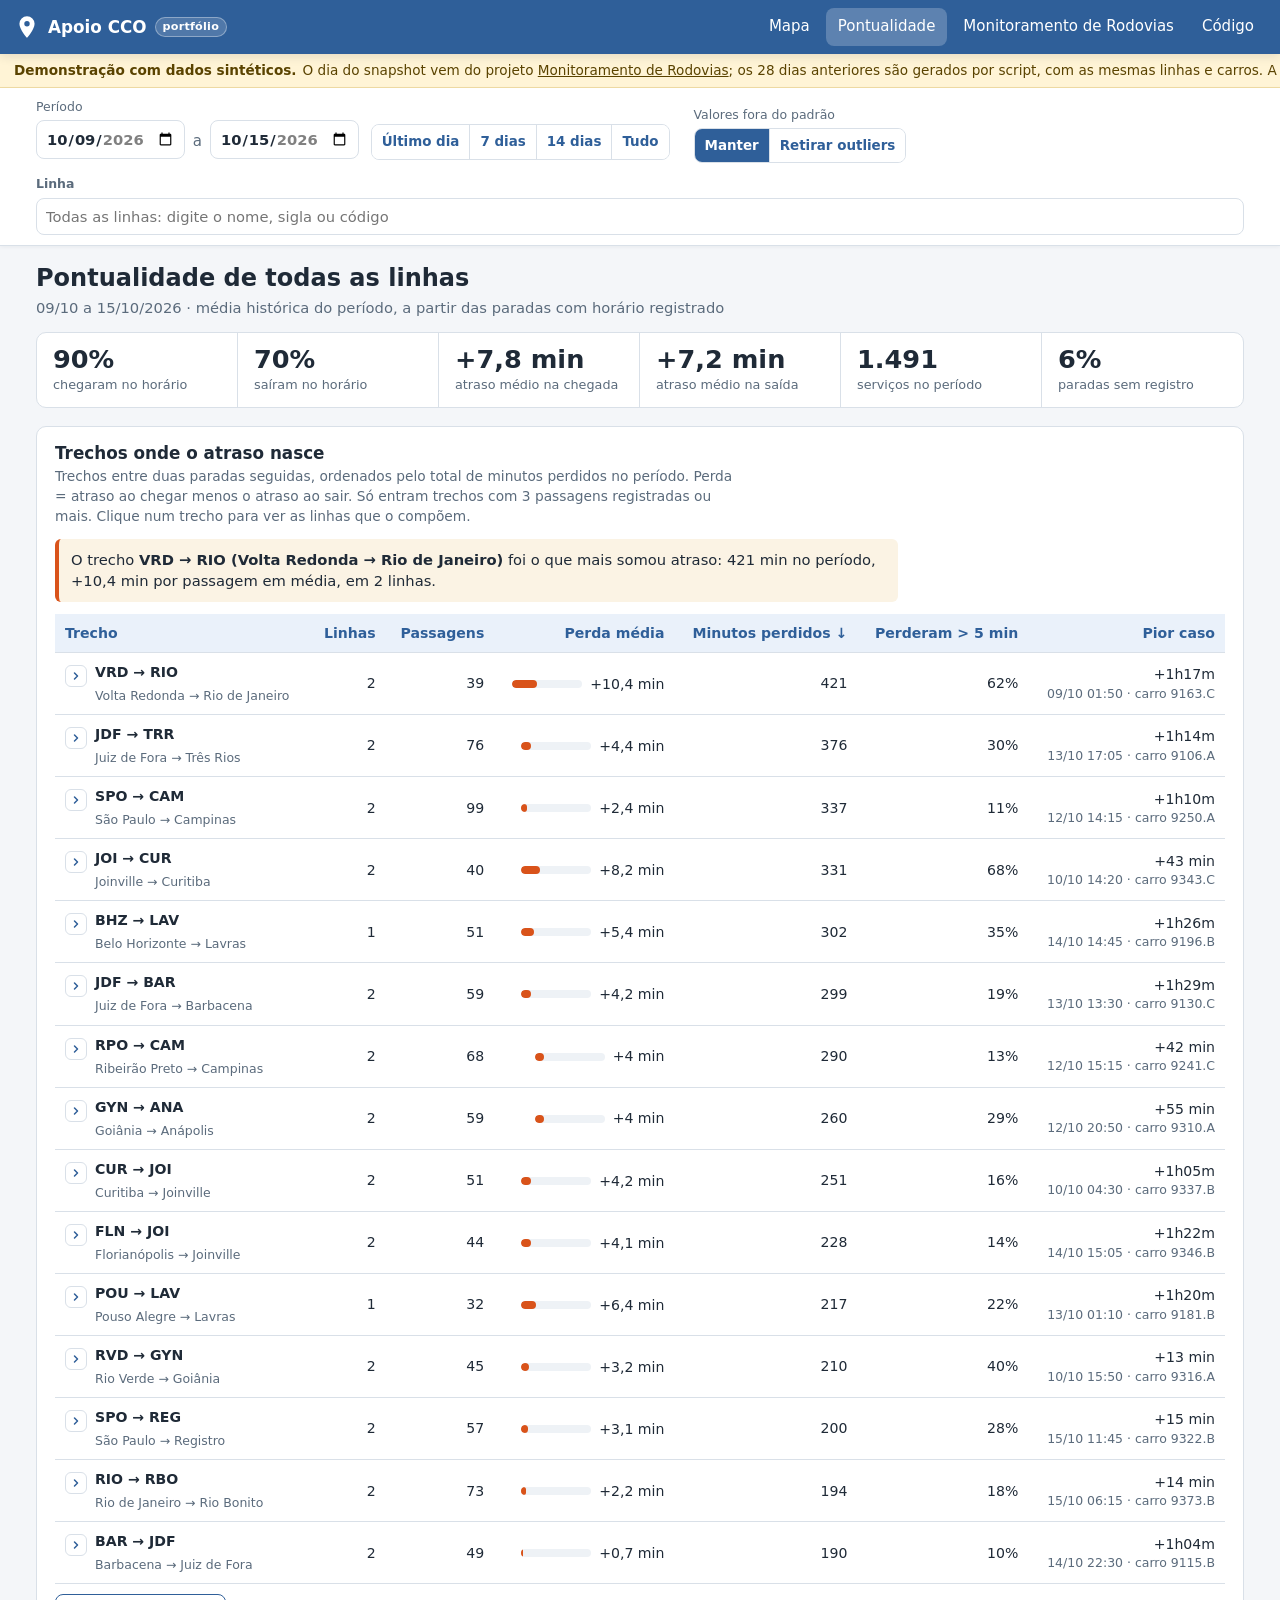
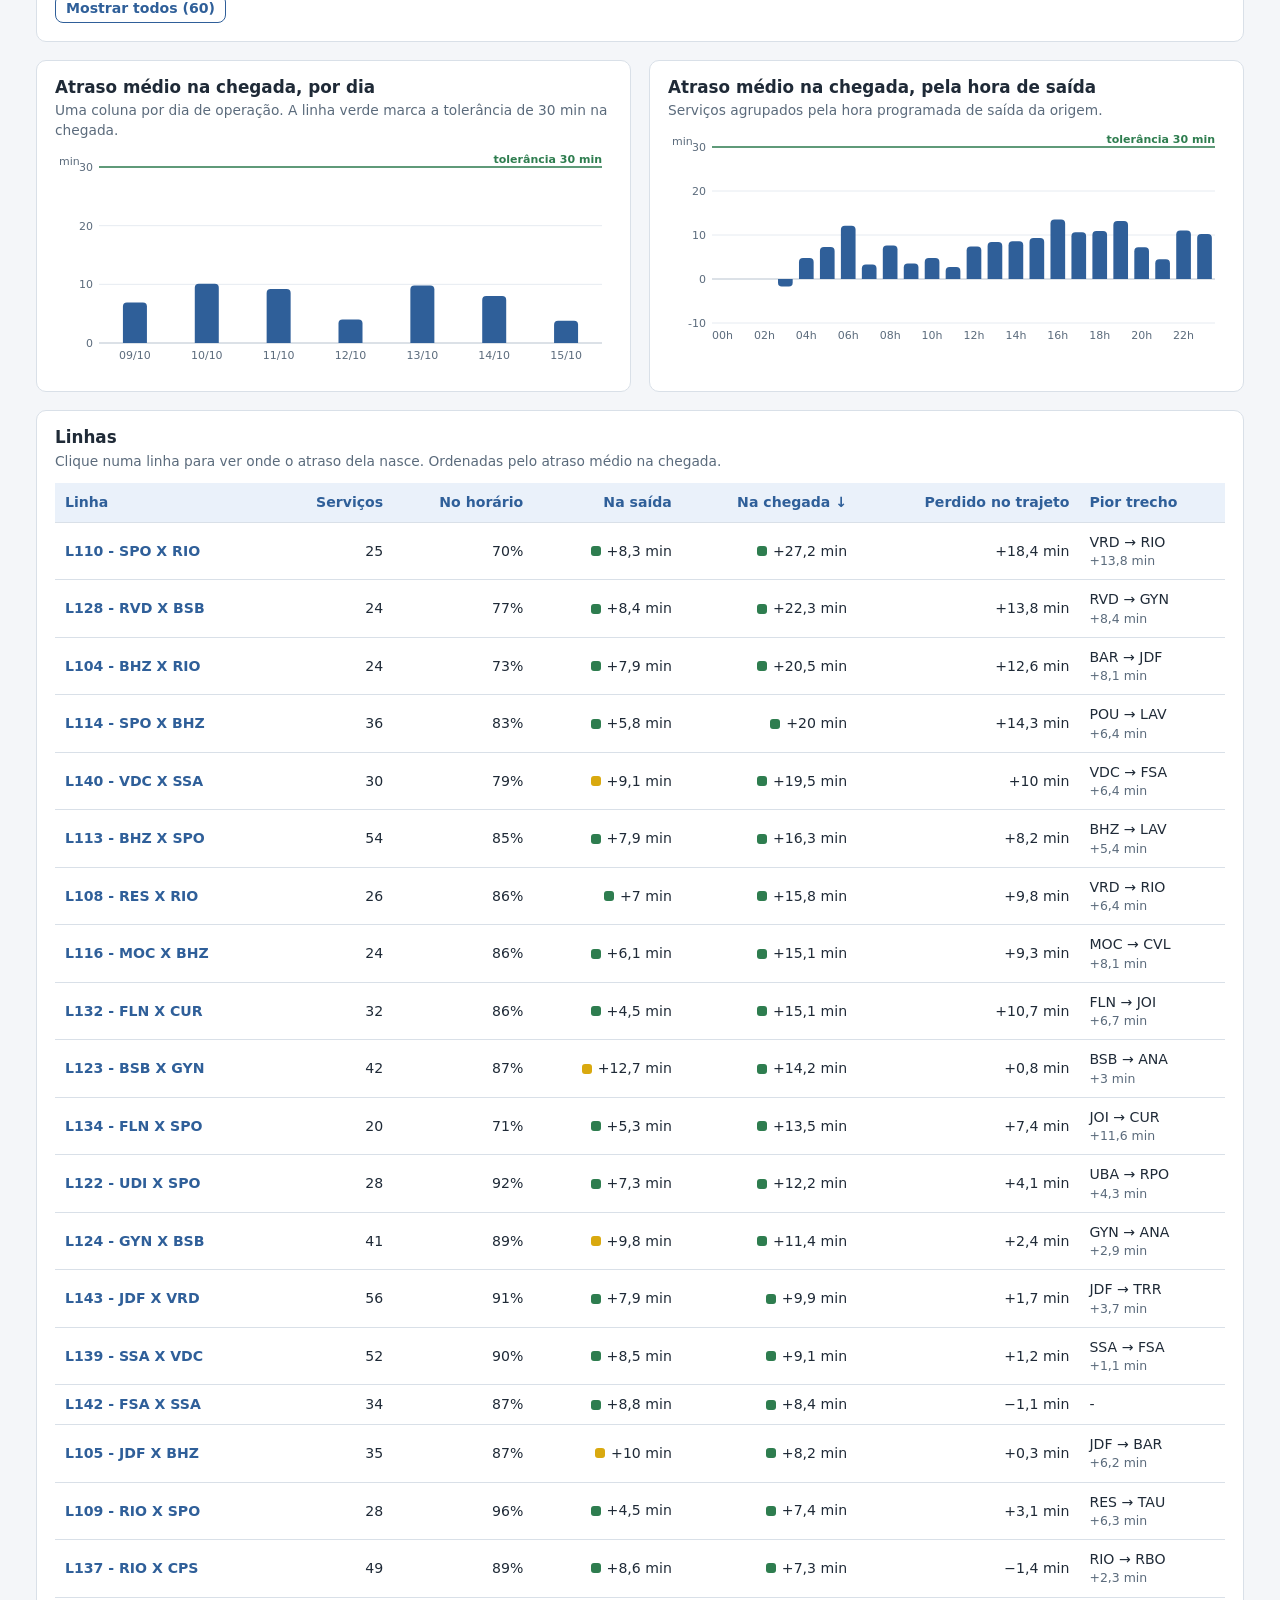
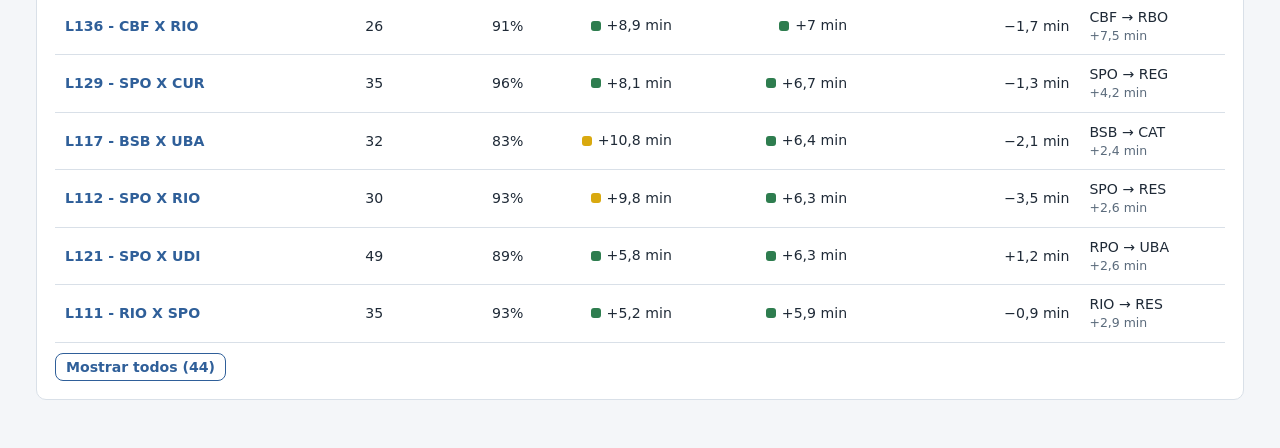
<file: pontualidade.html>
<!DOCTYPE html>
<html lang="pt-BR">
<head>
<meta charset="utf-8">
<meta name="viewport" content="width=device-width, initial-scale=1, viewport-fit=cover">
<meta name="description" content="Apoio CCO, versão de portfólio: análise de pontualidade por período dos serviços de ônibus rodoviários, com dados sintéticos, em HTML e JavaScript puros.">
<title>Pontualidade · Apoio CCO demonstração</title>
<link rel="icon" href="assets/img/favicon.svg" type="image/svg+xml">
<link rel="stylesheet" href="assets/css/app.css">
<link rel="stylesheet" href="assets/vendor/leaflet/leaflet.css">
<link rel="stylesheet" href="assets/css/pontualidade.css">
<link rel="stylesheet" href="assets/css/portfolio.css">
</head>
<body class="pont-pagina portfolio">
<header class="topo">
  <a class="marca" href="./">
    <svg width="26" height="26" viewBox="0 0 24 24" aria-hidden="true"><path fill="currentColor" d="M12 2a7 7 0 0 0-7 7c0 5.25 7 13 7 13s7-7.75 7-13a7 7 0 0 0-7-7zm0 9.5a2.5 2.5 0 1 1 0-5 2.5 2.5 0 0 1 0 5z"/></svg>
    <span>Apoio CCO</span>
    <span class="versao" title="Versão de portfólio com dados sintéticos">portfólio</span>
  </a>
  <button class="menu-toggle" type="button" aria-label="Menu" aria-expanded="false" data-toggle="menu">&#9776;</button>
  <nav class="menu" id="menu">
    <a href="./">Mapa</a>
    <a href="pontualidade.html" class="ativo">Pontualidade</a>
    <a href="https://danielmvr.github.io/monitoramento-rodovias-portifolio/" target="_blank" rel="noopener" title="Projeto irmão: de lá vêm a frota e as paradas do dia">Monitoramento de Rodovias</a>
    <a href="https://github.com/danielmvr/apoio-cco-portifolio" target="_blank" rel="noopener">Código</a>
  </nav>
</header>
<div class="faixa-aviso" role="note">
  <strong>Demonstração com dados sintéticos.</strong> <span class="longo">O dia do snapshot vem do projeto <a href="https://github.com/danielmvr/monitoramento-rodovias-portifolio" target="_blank" rel="noopener">Monitoramento de Rodovias</a>;
  os 28 dias anteriores são gerados por script, com as mesmas linhas e carros. A análise roda no navegador.</span> <a href="https://github.com/danielmvr/apoio-cco-portifolio#readme" target="_blank" rel="noopener">Saiba mais</a>.
</div>
<div class="pt-filtros" role="search" aria-label="Filtros da análise">
  <div class="pt-filtros-in">
    <fieldset class="pt-periodo">
      <legend>Período</legend>
      <label><span class="vh">De</span><input type="date" id="f-de"></label>
      <span class="pt-a">a</span>
      <label><span class="vh">Até</span><input type="date" id="f-ate"></label>
      <div class="pt-atalhos" role="group" aria-label="Períodos prontos">
        <button type="button" data-dias="1">Último dia</button>
        <button type="button" data-dias="7">7 dias</button>
        <button type="button" data-dias="14">14 dias</button>
        <button type="button" data-dias="0">Tudo</button>
      </div>
    </fieldset>
    <div class="pt-outliers">
      <span class="pt-outliers-rot" id="rot-outliers">Valores fora do padrão</span>
      <div class="pt-atalhos" role="group" aria-labelledby="rot-outliers">
        <button type="button" data-outliers="manter" aria-pressed="true">Manter</button>
        <button type="button" data-outliers="retirar" aria-pressed="false" title="Retira, em cada grupo (trecho, linha, dia, hora...), os valores fora de Q1 - 1,5 IQR e Q3 + 1,5 IQR">Retirar outliers</button>
      </div>
    </div>
    <div class="pt-linha">
      <label for="f-linha">Linha</label>
      <div class="pt-linha-campo">
        <input type="search" id="f-linha" list="lista-linhas" placeholder="Todas as linhas: digite o nome, sigla ou código" autocomplete="off">
        <datalist id="lista-linhas"></datalist>
        <button type="button" class="btn sec pequeno" id="f-todas" hidden>Todas as linhas</button>
      </div>
    </div>
  </div>
  <div class="pt-aviso-carga" id="pt-aviso-carga" role="status" hidden><span id="pt-aviso-txt"></span><span id="pt-aviso-seg" aria-hidden="true"></span></div>
  <div class="pt-progresso" id="pt-progresso" hidden aria-hidden="true"><span></span></div>
</div>

<main class="pt-pagina" id="pt-conteudo" aria-live="polite">
  <p class="pt-carregando">Carregando a análise...</p>
</main>
<div class="pt-dica" id="pt-dica" role="tooltip" hidden></div>

<script src="assets/vendor/leaflet/leaflet.js"></script>
<script src="assets/js/app.js"></script>
<script src="assets/js/pontualidade-motor.js"></script>
<script src="assets/js/dados.js"></script>
<script src="assets/js/pontualidade.js"></script>
</body>
</html>
</file>
<file: assets/css/app.css>
/* Apoio CCO - estilos. Paleta: azul #5389C7, dourado #DFB460, vermelho #A43C3F */
:root {
  --azul: #5389C7; --azul-escuro: #2F5F99; --azul-claro: #EAF1FA;
  --dourado: #DFB460; --vermelho: #A43C3F; --verde: #3E8E5A;
  --fundo: #F4F6F9; --papel: #FFFFFF; --texto: #1F2A37; --texto-2: #5B6B7C; --borda: #D9E0E8;
  --sombra: 0 2px 10px rgba(16, 32, 56, .12); --raio: 10px;
  --topo-altura: 54px;
}
* { box-sizing: border-box; }
[hidden] { display: none !important; }
html, body { margin: 0; height: 100%; }
body { font: 15px/1.45 system-ui, -apple-system, "Segoe UI", Roboto, Helvetica, Arial, sans-serif; color: var(--texto); background: var(--fundo); }
a { color: var(--azul-escuro); }
h1, h2, h3 { margin: 0 0 .5em; line-height: 1.2; }
h1 { font-size: 1.45rem; } h2 { font-size: 1.15rem; } h3 { font-size: 1rem; }
small, .mudo { color: var(--texto-2); }
code { background: var(--azul-claro); padding: 0 .3em; border-radius: 4px; }

/* Topo ------------------------------------------------------------------- */
.topo { height: var(--topo-altura); background: var(--azul-escuro); color: #fff; display: flex; align-items: center; padding: 0 14px; gap: 14px; position: sticky; top: 0; z-index: 1100; box-shadow: var(--sombra); }
.marca { color: #fff; text-decoration: none; font-weight: 700; display: flex; align-items: center; gap: 8px; font-size: 1.05rem; white-space: nowrap; }
.marca .versao { font-size: .7rem; font-weight: 600; letter-spacing: .02em; padding: 1px 7px; border-radius: 999px; background: rgba(255,255,255,.16); border: 1px solid rgba(255,255,255,.35); }
.menu { display: flex; align-items: center; gap: 4px; margin-left: auto; }
.menu > a, .menu summary { color: #fff; text-decoration: none; padding: 8px 12px; border-radius: 8px; cursor: pointer; list-style: none; white-space: nowrap; }
.menu > a:hover, .menu summary:hover { background: rgba(255,255,255,.14); }
.menu > a.ativo { background: rgba(255,255,255,.22); }
.menu summary small { color: rgba(255,255,255,.75); font-weight: 400; }
.menu summary::-webkit-details-marker { display: none; }
.submenu { position: relative; }
.submenu > div { position: absolute; right: 0; top: 100%; background: var(--papel); color: var(--texto); min-width: 220px; border-radius: 8px; box-shadow: var(--sombra); padding: 6px; display: flex; flex-direction: column; z-index: 1200; }
.submenu > div a, .submenu > div button.link { color: var(--texto); text-decoration: none; padding: 8px 10px; border-radius: 6px; text-align: left; background: none; border: 0; font: inherit; cursor: pointer; width: 100%; }
.submenu > div a:hover, .submenu > div button.link:hover { background: var(--azul-claro); }
.menu-toggle { display: none; margin-left: auto; background: none; border: 0; color: #fff; font-size: 1.5rem; cursor: pointer; }
@media (max-width: 860px) {
  .menu-toggle { display: block; }
  .menu { display: none; position: absolute; top: var(--topo-altura); left: 0; right: 0; background: var(--azul-escuro); flex-direction: column; align-items: stretch; padding: 8px; gap: 2px; }
  .menu.aberto { display: flex; }
  .submenu > div { position: static; box-shadow: none; background: rgba(255,255,255,.08); }
  .submenu > div a, .submenu > div button.link { color: #fff; }
}

/* Mensagens ---------------------------------------------------------------- */
.mensagens { position: fixed; top: calc(var(--topo-altura) + 10px); left: 50%; transform: translateX(-50%); z-index: 1300; width: min(560px, 94vw); display: flex; flex-direction: column; gap: 6px; }
.msg { background: var(--papel); border-left: 5px solid var(--azul); padding: 10px 36px 10px 14px; border-radius: 8px; box-shadow: var(--sombra); position: relative; }
.msg.success { border-color: var(--verde); } .msg.error { border-color: var(--vermelho); } .msg.warning { border-color: var(--dourado); }
.msg .fechar { position: absolute; right: 6px; top: 4px; background: none; border: 0; font-size: 1.3rem; cursor: pointer; color: var(--texto-2); }
body.sem-topo .mensagens { top: 10px; }

/* Layout de páginas comuns -------------------------------------------------- */
.pagina { max-width: 1100px; margin: 0 auto; padding: 22px 16px 40px; }
.pagina.estreita { max-width: 720px; }
.cartao { background: var(--papel); border-radius: var(--raio); box-shadow: var(--sombra); padding: 20px; margin-bottom: 18px; }
.cabecalho { display: flex; align-items: center; justify-content: space-between; gap: 12px; flex-wrap: wrap; margin-bottom: 14px; }
.acoes { display: flex; gap: 8px; flex-wrap: wrap; align-items: center; }

/* Botões e formulários ------------------------------------------------------ */
.btn { display: inline-flex; align-items: center; gap: 6px; padding: 8px 14px; border-radius: 8px; border: 1px solid var(--azul-escuro); background: var(--azul-escuro); color: #fff; text-decoration: none; font: inherit; font-weight: 600; cursor: pointer; line-height: 1.2; }
.btn:hover { filter: brightness(1.08); }
.btn.sec { background: var(--papel); color: var(--azul-escuro); }
.btn.sec:hover { background: var(--azul-claro); }
.btn.perigo { background: var(--vermelho); border-color: var(--vermelho); color: #fff; }
.btn.pequeno { padding: 5px 10px; font-size: .88rem; }
.btn:disabled { opacity: .55; cursor: not-allowed; }
button.link { background: none; border: 0; color: var(--azul-escuro); text-decoration: underline; cursor: pointer; font: inherit; padding: 0; }
label { display: block; font-weight: 600; margin-bottom: 4px; font-size: .92rem; }
input[type=text], input[type=password], input[type=number], input[type=email], input[type=search], input[type=date], input[type=url], select, textarea {
  width: 100%; padding: 9px 10px; border: 1px solid var(--borda); border-radius: 8px; font: inherit; background: #fff; color: var(--texto);
}
input:focus, select:focus, textarea:focus { outline: 2px solid var(--azul); outline-offset: 1px; border-color: var(--azul); }
input[type=color] { width: 60px; height: 38px; padding: 2px; border: 1px solid var(--borda); border-radius: 8px; background: #fff; }
input[type=checkbox] { width: 18px; height: 18px; vertical-align: middle; }
.campo { margin-bottom: 14px; }
.campo .ajuda, .helptext { display: block; color: var(--texto-2); font-size: .84rem; margin-top: 3px; font-weight: 400; }
.campo ul.errorlist, ul.errorlist { list-style: none; margin: 4px 0 0; padding: 0; color: var(--vermelho); font-size: .88rem; }
.erro-form { background: #FBECEC; border: 1px solid #F2C4C6; color: #7A1E22; border-radius: 8px; padding: 10px 12px; margin-bottom: 14px; }
.grade { display: grid; grid-template-columns: repeat(auto-fit, minmax(220px, 1fr)); gap: 0 16px; }
.grade .largo { grid-column: 1 / -1; }
.checkbox-linha { display: flex; align-items: center; gap: 8px; font-weight: 600; }
.checkbox-linha input { margin: 0; }
.rodape-form { display: flex; gap: 10px; align-items: center; flex-wrap: wrap; margin-top: 18px; padding-top: 14px; border-top: 1px solid var(--borda); }

/* Tabelas ------------------------------------------------------------------- */
.tabela-wrap { overflow-x: auto; }
table.tabela { width: 100%; border-collapse: collapse; font-size: .93rem; }
.tabela th, .tabela td { text-align: left; padding: 9px 10px; border-bottom: 1px solid var(--borda); vertical-align: top; }
.tabela th { background: var(--azul-claro); color: var(--azul-escuro); font-weight: 600; white-space: nowrap; position: sticky; top: 0; }
.tabela tr:hover td { background: #F8FAFD; }
.tabela th a { color: inherit; text-decoration: none; }
.etiqueta { display: inline-block; padding: 2px 8px; border-radius: 999px; font-size: .78rem; font-weight: 600; color: #fff; background: var(--azul); white-space: nowrap; }
.etiqueta.cinza { background: #8A97A6; } .etiqueta.verde { background: var(--verde); } .etiqueta.vermelha { background: var(--vermelho); } .etiqueta.dourada { background: #B98A2B; }
.bolinha { display: inline-block; width: 12px; height: 12px; border-radius: 50%; vertical-align: -1px; margin-right: 4px; border: 1px solid rgba(0,0,0,.15); }
.paginacao { display: flex; gap: 6px; align-items: center; justify-content: center; margin-top: 16px; flex-wrap: wrap; }
.paginacao a, .paginacao span { padding: 6px 10px; border-radius: 6px; border: 1px solid var(--borda); background: #fff; text-decoration: none; }
.paginacao span.atual { background: var(--azul-escuro); color: #fff; border-color: var(--azul-escuro); }
.filtros { display: flex; gap: 10px; flex-wrap: wrap; align-items: end; margin-bottom: 14px; }
.filtros .campo { margin: 0; min-width: 140px; flex: 1; }
.filtros .campo.busca { flex: 2; min-width: 200px; }

/* Cartões de indicadores --------------------------------------------------- */
.indicadores { display: grid; grid-template-columns: repeat(auto-fit, minmax(150px, 1fr)); gap: 12px; margin-bottom: 18px; }
.indicador { background: var(--papel); border-radius: var(--raio); box-shadow: var(--sombra); padding: 14px 16px; }
.indicador .valor { font-size: 1.7rem; font-weight: 700; color: var(--azul-escuro); }
.indicador .rotulo { color: var(--texto-2); font-size: .86rem; }
.indicador.alerta .valor { color: var(--vermelho); }

/* Login --------------------------------------------------------------------- */
.login-fundo { min-height: 100%; display: flex; align-items: center; justify-content: center; padding: 20px; background: linear-gradient(160deg, var(--azul-escuro), var(--azul) 60%, #7FA8DB); }
.login-caixa { background: var(--papel); width: min(420px, 100%); border-radius: 14px; box-shadow: 0 10px 40px rgba(0,0,0,.25); padding: 28px 26px; }
.login-caixa .marca-login { display: flex; align-items: center; gap: 10px; color: var(--azul-escuro); font-weight: 700; font-size: 1.3rem; margin-bottom: 4px; }
.login-caixa .aviso { font-size: .82rem; color: var(--texto-2); margin-top: 16px; border-top: 1px solid var(--borda); padding-top: 12px; }
.senha-temporaria { font-family: ui-monospace, SFMono-Regular, Menlo, Consolas, monospace; font-size: 1.5rem; letter-spacing: .08em; background: var(--azul-claro); padding: 12px 16px; border-radius: 8px; display: inline-block; user-select: all; }

/* Mapa ---------------------------------------------------------------------- */
body.mapa-pagina { overflow: hidden; }
.mapa-layout { position: relative; height: calc(100vh - var(--topo-altura)); height: calc(100dvh - var(--topo-altura)); display: flex; }
/* o mapa ocupa toda a área; o painel de ocorrências e a aba da lateral flutuam por cima */
.mapa-area { position: relative; flex: 1; min-width: 0; height: 100%; }
#mapa { position: absolute; top: 0; right: 0; bottom: 0; left: 0; z-index: 0; background: #DDE5EE; }
.painel-lateral { width: 380px; max-width: 100%; height: 100%; background: var(--papel); border-left: 1px solid var(--borda); display: flex; flex-direction: column; z-index: 1000; }
.painel-lateral .barra-busca { padding: 10px 12px; border-bottom: 1px solid var(--borda); display: flex; gap: 6px; }
.painel-lateral .barra-busca input { flex: 1; }
.painel-conteudo { flex: 1; overflow-y: auto; padding: 12px; }
.painel-lateral h2 { font-size: 1.05rem; color: var(--azul-escuro); margin: 0 0 8px; }
.secao { margin-bottom: 16px; }
.secao h3 { font-size: .8rem; text-transform: uppercase; letter-spacing: .04em; color: var(--texto-2); margin: 0 0 6px; }
.camada-item { display: flex; align-items: center; gap: 8px; padding: 5px 4px; border-radius: 6px; cursor: pointer; font-weight: 500; }
.camada-item:hover { background: var(--azul-claro); }
.camada-item input { margin: 0; }
.camada-item .total { margin-left: auto; color: var(--texto-2); font-size: .82rem; }
.resultado { display: flex; gap: 10px; align-items: center; padding: 8px; border-radius: 8px; cursor: pointer; border: 1px solid transparent; }
.resultado:hover { background: var(--azul-claro); }
.resultado .nome { font-weight: 600; }
.resultado .sub { font-size: .82rem; color: var(--texto-2); }
.resultado .dist { margin-left: auto; font-weight: 600; color: var(--azul-escuro); white-space: nowrap; font-size: .88rem; }
.detalhe-cabecalho { display: flex; gap: 10px; align-items: flex-start; }
.detalhe-cabecalho .btn-voltar { background: none; border: 0; cursor: pointer; font-size: 1.3rem; color: var(--azul-escuro); padding: 0 4px; }
.detalhe-cabecalho h2 { flex: 1; }
.linha-info { display: flex; gap: 8px; align-items: flex-start; margin: 6px 0; font-size: .93rem; }
.linha-info .rotulo { color: var(--texto-2); min-width: 80px; font-size: .84rem; padding-top: 1px; }
.contato { border: 1px solid var(--borda); border-radius: 8px; padding: 8px 10px; margin-bottom: 8px; display: flex; align-items: center; gap: 8px; flex-wrap: wrap; }
.contato .quem { flex: 1; min-width: 120px; }
.contato .quem .funcao { font-size: .78rem; color: var(--texto-2); text-transform: uppercase; letter-spacing: .03em; }
.contato .quem .nome { font-weight: 600; }
.contato .quem .tel { font-size: .95rem; }
.contato .quem .obs { font-size: .8rem; color: var(--texto-2); }
.btn-icone { display: inline-flex; align-items: center; justify-content: center; width: 38px; height: 38px; border-radius: 50%; border: 1px solid var(--borda); background: #fff; color: var(--azul-escuro); text-decoration: none; }
.btn-icone:hover { background: var(--azul-claro); }
.btn-icone.zap { color: #1E8E4E; }
.botoes-detalhe { display: flex; gap: 8px; flex-wrap: wrap; margin: 12px 0; }
.vazio { color: var(--texto-2); font-style: italic; padding: 8px 0; }
.marcador-pino { position: relative; }
.marcador-pino svg { filter: drop-shadow(0 2px 2px rgba(0,0,0,.35)); }
.marcador-pino span { position: absolute; left: 0; right: 0; top: 5px; text-align: center; font-size: 12px; font-weight: 700; color: #fff; line-height: 1; }
/* ônibus: silhueta lateral (34x20) + etiqueta de tempo sem GPS no canto */
.marcador-onibus { position: relative; width: 34px; height: 20px; line-height: 0; }
.marcador-onibus svg { display: block; filter: drop-shadow(0 1px 2px rgba(0,0,0,.4)); }
.marcador-onibus.destaque svg { filter: drop-shadow(0 0 3px #DFB460) drop-shadow(0 0 3px #DFB460) drop-shadow(0 1px 2px rgba(0,0,0,.4)); }
.tag-gps { position: absolute; top: -9px; right: -11px; font: 700 9px/12px system-ui, -apple-system, "Segoe UI", Roboto, Helvetica, Arial, sans-serif; padding: 0 3px; border-radius: 7px; border: 1px solid #fff; box-shadow: 0 1px 2px rgba(0,0,0,.35); white-space: nowrap; }
/* ocorrência aberta no Fluxo: radar (anéis que se expandem), selo "!" e etiqueta com o status */
.marcador-onibus.com-ocorrencia::before, .marcador-onibus.com-ocorrencia::after { content: ""; position: absolute; left: 50%; top: 50%; width: 36px; height: 36px; margin: -18px 0 0 -18px; border-radius: 50%; border: 2.5px solid #D32F2F; pointer-events: none; animation: radar-oc 2.2s ease-out infinite; }
.marcador-onibus.com-ocorrencia::after { animation-delay: 1.1s; }
.marcador-onibus.com-ocorrencia svg { position: relative; z-index: 2; }
@keyframes radar-oc { 0% { transform: scale(.45); opacity: .95; } 100% { transform: scale(2.7); opacity: 0; } }
.selo-oc { position: absolute; left: -9px; top: -10px; z-index: 4; width: 16px; height: 16px; border-radius: 50%; background: #D32F2F; color: #fff; font: 900 11px/16px system-ui, -apple-system, "Segoe UI", Roboto, Helvetica, Arial, sans-serif; text-align: center; border: 1.5px solid #fff; box-shadow: 0 1px 2px rgba(0,0,0,.4); }
.rotulo-oc { position: absolute; left: 50%; bottom: 25px; transform: translateX(-50%); z-index: 4; background: #D32F2F; color: #fff; font: 700 10px/14px system-ui, -apple-system, "Segoe UI", Roboto, Helvetica, Arial, sans-serif; padding: 2px 7px; border-radius: 8px; white-space: nowrap; box-shadow: 0 1px 3px rgba(0,0,0,.4); animation: respirar-oc 2.4s ease-in-out infinite; }
.rotulo-oc::after { content: ""; position: absolute; left: 50%; bottom: -5px; margin-left: -5px; border: 5px solid transparent; border-top-color: #D32F2F; border-bottom: 0; }
@keyframes respirar-oc { 0%, 100% { transform: translateX(-50%) scale(1); } 50% { transform: translateX(-50%) scale(1.07); } }
@media (prefers-reduced-motion: reduce) { .marcador-onibus.com-ocorrencia::before, .marcador-onibus.com-ocorrencia::after, .rotulo-oc { animation: none; } .marcador-onibus.com-ocorrencia::before { transform: scale(1.3); opacity: .7; } .marcador-onibus.com-ocorrencia::after { display: none; } }
.chip-oc { display: inline-block; padding: 1px 8px; border-radius: 999px; font-size: .74rem; font-weight: 700; color: #fff; white-space: nowrap; line-height: 1.5; }
.bloco-oc { background: #FDECEA; border: 1px solid #D32F2F; border-radius: 8px; padding: 8px 10px; margin: 0 0 10px; }
.bloco-oc h4 { margin: 0 0 6px; font-size: .72rem; letter-spacing: .06em; text-transform: uppercase; color: #B71C1C; }
.tooltip-veiculo .tt-oc { margin-top: 3px; }
.tag-gps.gps-1h, .chip-gps.gps-1h { background: #FDD835; color: #212121; }
.tag-gps.gps-6h, .chip-gps.gps-6h { background: #E53935; color: #fff; }
.tag-gps.gps-12h, .chip-gps.gps-12h { background: #546E7A; color: #fff; }
.tag-gps.gps-24h, .chip-gps.gps-24h { background: #212121; color: #fff; }
.marcador-onibus.gps-24h svg { opacity: .7; }
/* carro que segue para um socorro: contorno azul-petróleo, etiqueta e linha tracejada "andando" até o carro quebrado */
.rotulo-soc { position: absolute; left: 50%; bottom: 25px; transform: translateX(-50%); z-index: 4; background: #0097A7; color: #fff; font: 700 10px/14px system-ui, -apple-system, "Segoe UI", Roboto, Helvetica, Arial, sans-serif; padding: 2px 7px; border-radius: 8px; white-space: nowrap; box-shadow: 0 1px 3px rgba(0,0,0,.4); }
.rotulo-soc::after { content: ""; position: absolute; left: 50%; bottom: -5px; margin-left: -5px; border: 5px solid transparent; border-top-color: #0097A7; border-bottom: 0; }
.linha-socorro { animation: andar-socorro 1.2s linear infinite; }
@keyframes andar-socorro { to { stroke-dashoffset: -15; } }
@media (prefers-reduced-motion: reduce) { .linha-socorro { animation: none; } }
.dist-socorro { position: absolute; left: 0; top: 0; transform: translate(-50%, -50%); background: #0097A7; color: #fff; font: 700 10px/16px system-ui, -apple-system, "Segoe UI", Roboto, Helvetica, Arial, sans-serif; padding: 0 7px; border-radius: 8px; white-space: nowrap; border: 1.5px solid #fff; box-shadow: 0 1px 2px rgba(0,0,0,.35); }
.bloco-soc { background: #E0F7FA; border: 1px solid #0097A7; border-radius: 8px; padding: 8px 10px; margin: 0 0 10px; }
.bloco-soc h4 { margin: 0 0 6px; font-size: .72rem; letter-spacing: .06em; text-transform: uppercase; color: #006978; }
/* carros candidatos a atender um socorro: retas finas tracejadas (sem animação) e lista no painel do carro quebrado */
.bloco-cand { background: #ECEFF1; border: 1px solid #90A4AE; border-radius: 8px; padding: 8px 10px; margin: 0 0 10px; }
.bloco-cand h4 { margin: 0 0 6px; font-size: .72rem; letter-spacing: .06em; text-transform: uppercase; color: #455A64; }
.cand-item { display: flex; gap: 8px; align-items: center; padding: 5px 6px; border-radius: 6px; cursor: pointer; border: 1px solid transparent; }
.cand-item:hover { background: #fff; border-color: #B0BEC5; }
.cand-item .nome { font-weight: 600; font-size: .9rem; }
.cand-item .sub { font-size: .8rem; color: var(--texto-2); }
.rotulo-cand { position: absolute; left: 0; top: 0; transform: translate(-50%, -50%); background: #fff; color: #37474F; font: 600 10px/15px system-ui, -apple-system, "Segoe UI", Roboto, Helvetica, Arial, sans-serif; padding: 0 6px; border-radius: 8px; white-space: nowrap; border: 1px solid #90A4AE; box-shadow: 0 1px 2px rgba(0,0,0,.25); }
/* apoios fora do cadastro (OpenStreetMap) */
.osm-cats { display: flex; flex-wrap: wrap; gap: 5px; margin: 4px 0 8px; }
.chip-cat { all: unset; cursor: pointer; display: inline-flex; align-items: center; gap: 5px; padding: 2px 9px 2px 3px; border-radius: 999px; border: 1px solid var(--borda); font-size: .78rem; font-weight: 600; color: var(--texto-2); opacity: .55; }
.chip-cat .sigla { display: inline-flex; align-items: center; justify-content: center; min-width: 18px; height: 18px; padding: 0 3px; border-radius: 999px; background: var(--cor); color: #fff; font-size: .68rem; font-weight: 700; }
.chip-cat.ativa { opacity: 1; color: var(--texto); border-color: var(--cor); background: #fff; }
.osm-linha { display: flex; align-items: center; gap: 8px; flex-wrap: wrap; margin: 0 0 6px; font-size: .85rem; }
.osm-linha select { padding: 3px 6px; border-radius: 6px; border: 1px solid var(--borda); font: inherit; font-size: .85rem; }
.osm-google a { white-space: nowrap; }
.osm-progresso { font-size: .82rem; font-weight: 600; color: var(--azul-escuro); margin: 4px 0 6px; }
.osm-erros { color: var(--vermelho); }
.osm-titulo { display: flex; align-items: center; gap: 6px; margin: 10px 0 2px; font-size: .78rem; letter-spacing: .04em; text-transform: uppercase; color: var(--texto-2); }
.marcador-osm { width: 22px; height: 22px; border-radius: 50%; color: #fff; font: 700 10px/22px system-ui, -apple-system, "Segoe UI", Roboto, Helvetica, Arial, sans-serif; text-align: center; border: 2px solid #fff; box-shadow: 0 1px 3px rgba(0,0,0,.4); letter-spacing: -.02em; }
.popup-osm { font-size: .85rem; line-height: 1.4; }
.popup-osm .mudo { color: var(--texto-2); }
.popup-osm .popup-links { margin-top: 5px; }
.camada-todas { border-bottom: 1px dashed var(--borda); margin-bottom: 4px; padding-bottom: 6px; font-weight: 600; }
.chip-gps { display: inline-block; padding: 1px 8px; border-radius: 999px; font-size: .74rem; font-weight: 700; white-space: nowrap; line-height: 1.5; }
.chip-gps.gps-ok { background: #E8F5E9; color: #2E7D32; }
.subtitulo-faixas { margin: 8px 0 2px; font-size: .72rem; font-weight: 700; letter-spacing: .06em; text-transform: uppercase; color: var(--texto-2); }
.faixa-item { display: flex; align-items: center; gap: 8px; padding: 3px 4px; font-size: .88rem; cursor: pointer; border-radius: 6px; }
.faixa-item:hover { background: var(--azul-claro); }
.faixa-item .total { margin-left: auto; color: var(--texto-2); font-size: .82rem; }
.resultado .chip-res { margin-left: auto; }
.tooltip-veiculo { font: inherit; font-size: .82rem; line-height: 1.35; padding: 6px 9px; border-radius: 6px; border-color: #c9d1d9; }
.tooltip-veiculo .tt-titulo { font-weight: 700; font-size: .86rem; }
.tooltip-veiculo .tt-sub { color: var(--texto-2); }
.tooltip-veiculo .tt-gps { margin-top: 3px; }
.tooltip-veiculo .mudo { color: var(--texto-2); }
.veiculo-item { display: flex; align-items: center; gap: 8px; padding: 4px 4px; font-size: .9rem; cursor: pointer; border-radius: 6px; }
.veiculo-item:hover { background: var(--azul-claro); }
.veiculo-item .total { margin-left: auto; color: var(--texto-2); font-size: .82rem; }
.veiculo-item.desligado { opacity: .45; }
.marcador-aqui { width: 16px; height: 16px; border-radius: 50%; background: var(--dourado); border: 3px solid #fff; box-shadow: 0 0 0 2px var(--dourado); }
.cluster-cco { background: rgba(255,255,255,.85); border-radius: 50%; display: flex; align-items: center; justify-content: center; font-weight: 700; color: #fff; }
.cluster-cco div { width: 34px; height: 34px; border-radius: 50%; display: flex; align-items: center; justify-content: center; font-size: 13px; }
.leaflet-popup-content { font: inherit; }
.leaflet-popup-content .menu-contexto { display: flex; flex-direction: column; gap: 4px; min-width: 190px; }
.leaflet-popup-content .menu-contexto button { text-align: left; }
.painel-toggle { display: none; }
.legenda-chip { display: inline-flex; align-items: center; gap: 5px; font-size: .8rem; color: var(--texto-2); margin-right: 8px; }
.leaflet-control-locate a { font-size: 18px; line-height: 30px; text-align: center; }
.leaflet-container a.leaflet-popup-close-button { font-size: 20px; }
.atalhos { font-size: .8rem; color: var(--texto-2); }
.detalhe-original { font-size: .8rem; color: var(--texto-2); white-space: pre-wrap; background: var(--fundo); padding: 8px; border-radius: 6px; }
.painel-conteudo details summary { cursor: pointer; color: var(--azul-escuro); font-size: .88rem; }

@media (max-width: 760px) {
  .mapa-layout { flex-direction: column; }
  .painel-lateral { position: absolute; left: 0; right: 0; bottom: 0; width: 100%; height: 46%; border-left: 0; border-top: 1px solid var(--borda); border-radius: 14px 14px 0 0; box-shadow: 0 -4px 16px rgba(0,0,0,.15); transition: height .2s; }
  .painel-lateral.recolhido { height: 56px; overflow: hidden; }
  .painel-lateral.expandido { height: 85%; }
  .painel-toggle { display: block; width: 44px; height: 5px; background: var(--borda); border-radius: 3px; margin: 8px auto 0; cursor: pointer; }
}

/* Formulário de local --------------------------------------------------------- */
#mapa-form { height: 320px; border-radius: 8px; border: 1px solid var(--borda); }
.contatos-tabela { width: 100%; border-collapse: collapse; }
.contatos-tabela th { text-align: left; font-size: .82rem; color: var(--texto-2); padding: 4px 6px; }
.contatos-tabela td { padding: 4px 6px; vertical-align: top; }
.contatos-tabela input { padding: 7px 8px; }
.contatos-tabela .remover { text-align: center; }
.contatos-tabela tr.apagado { opacity: .4; }
.geocode-resultados { display: flex; flex-direction: column; gap: 4px; margin-top: 6px; }
.geocode-resultados button { text-align: left; padding: 6px 8px; border: 1px solid var(--borda); background: #fff; border-radius: 6px; cursor: pointer; font: inherit; font-size: .88rem; }
.geocode-resultados button:hover { background: var(--azul-claro); }
.dica { background: var(--azul-claro); border-radius: 8px; padding: 10px 12px; font-size: .88rem; color: var(--azul-escuro); margin-bottom: 12px; }
.termo h2 { margin-top: 1.2em; }
.termo p, .termo li { font-size: .95rem; }

@media print { .topo, .mensagens, .acoes, .filtros, .paginacao { display: none !important; } }

.lista-diferencas { margin: 0; padding-left: 18px; font-size: .9rem; }
.lista-diferencas li { margin: 4px 0; }

/* seções recolhíveis da lateral */
.recolher { all: unset; cursor: pointer; display: inline-flex; align-items: center; gap: 6px; font: inherit; color: inherit; text-transform: inherit; letter-spacing: inherit; }
.recolher::before { content: ""; width: 6px; height: 6px; border-right: 2px solid currentColor; border-bottom: 2px solid currentColor; transform: rotate(45deg); margin-top: -3px; transition: transform .15s; flex: none; }
.recolhivel.recolhido .recolher::before { transform: rotate(-45deg); margin-top: 0; }
.recolhivel.recolhido > .secao-corpo { display: none; }
.recolher:focus-visible { outline: 2px solid var(--azul); outline-offset: 2px; border-radius: 3px; }
#secao-faixas { margin-bottom: 4px; }
.atualizar-gps { display: flex; align-items: center; gap: 8px; margin: 6px 0 4px; flex-wrap: wrap; }
.atualizar-gps small { font-size: .68rem; line-height: 1.2; }
#veiculos-atualizar[disabled] { opacity: .6; cursor: wait; }

/* ocorrências do Fluxo: painel escuro flutuante à esquerda do mapa, um card por ocorrência com cronômetro ao vivo */
.painel-oc { position: absolute; left: 12px; top: 12px; z-index: 500; width: 340px; max-width: calc(100% - 24px); max-height: calc(100% - 24px); display: flex; flex-direction: column; background: rgba(15,27,42,.95); color: #E6EDF5; border-radius: 14px; box-shadow: 0 8px 24px rgba(10,20,35,.28); overflow: hidden; }
.painel-oc-topo { display: flex; align-items: center; gap: 8px; padding: 12px 10px 2px 16px; }
.painel-oc-topo h2 { margin: 0; font-size: 12px; font-weight: 700; letter-spacing: .08em; text-transform: uppercase; color: #9FB0C3; }
.painel-oc-total { font-size: 11px; font-weight: 700; line-height: 1.5; color: #fff; background: #D32F2F; border-radius: 999px; padding: 1px 7px; }
.painel-oc-recolher { margin-left: auto; width: 36px; height: 36px; flex: none; display: flex; align-items: center; justify-content: center; padding: 0; background: transparent; color: #C3D0DD; border: 1px solid #2A3D55; border-radius: 8px; cursor: pointer; }
.painel-oc-recolher:hover { background: #182638; color: #fff; }
.painel-oc-info { margin: 0; padding: 0 16px 10px; font-size: 11px; color: #8FA3B8; }
.painel-oc-info a { color: #8FB8F0; }
.painel-oc-erro { margin: 0 10px 10px; padding: 6px 8px; border-radius: 8px; background: rgba(255,107,107,.12); color: #FF9A9A; font-size: 12px; }
.painel-oc-lista { flex: 1; min-height: 0; overflow-y: auto; display: flex; flex-direction: column; gap: 10px; padding: 0 6px 10px 10px; }
.painel-oc-vazio { margin: 2px 6px 6px; font-size: 13px; color: #8FA3B8; }
.oc-card { flex: none; display: flex; flex-direction: column; gap: 8px; padding: 12px; background: #182638; border: 1px solid #24364C; border-radius: 12px; color: #E6EDF5; cursor: pointer; }
.oc-card:hover { background: #1B2B40; border-color: #3E5878; }
.oc-cab { display: flex; align-items: center; gap: 10px; min-width: 0; }
.oc-cab svg { flex: none; }
.oc-ident { display: flex; flex-direction: column; min-width: 0; }
.oc-carro { font-size: 17px; font-weight: 700; line-height: 1.2; color: #fff; }
.oc-emp { font-size: 11px; color: #9FB0C3; white-space: nowrap; overflow: hidden; text-overflow: ellipsis; }
.oc-status { margin-left: auto; flex: none; font-size: 11px; font-weight: 700; padding: 2px 9px; border: 1px solid; border-radius: 999px; white-space: nowrap; }
.oc-tempo { display: flex; flex-direction: column; gap: 6px; padding: 8px 12px 6px; border-radius: 10px; background: #0F1B2A; }
.oc-tempo-linha { display: flex; align-items: baseline; justify-content: space-between; gap: 8px; }
.oc-relogio { font-family: ui-monospace, SFMono-Regular, Menlo, Consolas, monospace; font-size: 30px; font-weight: 700; line-height: 1.15; letter-spacing: .02em; font-variant-numeric: tabular-nums; color: #E6EDF5; }
.oc-desde { font-size: 11px; color: #8FA3B8; white-space: nowrap; }
.oc-barra { position: relative; height: 6px; border-radius: 3px; background: #2A3D55; overflow: hidden; }
.oc-barra-fill { position: absolute; left: 0; top: 0; bottom: 0; width: 0; border-radius: 3px; background: #6EA8FE; }
.oc-barra-marca { position: absolute; top: 0; bottom: 0; width: 2px; background: #0F1B2A; }
.oc-escala { position: relative; height: 12px; font-size: 10px; line-height: 12px; color: #8FA3B8; }
.oc-escala span { position: absolute; top: 0; }
.oc-card.nivel-1 .oc-tempo { background: rgba(242,193,78,.10); }
.oc-card.nivel-1 .oc-relogio { color: #F2C14E; }
.oc-card.nivel-1 .oc-barra-fill { background: #F2C14E; }
.oc-card.nivel-2 .oc-tempo { background: rgba(255,107,107,.12); }
.oc-card.nivel-2 .oc-relogio { color: #FF7A7A; }
.oc-card.nivel-2 .oc-barra-fill { background: #FF6B6B; }
.oc-linha { font-size: 12px; color: #C3D0DD; }
.oc-local, .oc-defeito { font-size: 12px; white-space: nowrap; overflow: hidden; text-overflow: ellipsis; }
.oc-local { color: #E6EDF5; }
.oc-defeito { color: #9FB0C3; }
.oc-local + .oc-defeito { margin-top: -6px; }
.oc-segue { align-self: flex-start; font-size: 12px; font-weight: 600; color: #4DD0E1; cursor: pointer; }
.oc-segue:hover { text-decoration: underline; }
.oc-semgps { font-size: 11px; color: #8FA3B8; }
.oc-card.sem-posicao .oc-cab svg { opacity: .55; }
.pilula-oc { position: absolute; left: 12px; top: 12px; z-index: 500; height: 44px; display: flex; align-items: center; gap: 10px; padding: 0 14px; background: rgba(15,27,42,.95); color: #fff; border: 0; border-radius: 999px; box-shadow: 0 6px 18px rgba(10,20,35,.28); font: inherit; font-size: 13px; font-weight: 600; cursor: pointer; }
.pilula-oc:hover { background: #182638; }
.pilula-tempo { font-family: ui-monospace, SFMono-Regular, Menlo, Consolas, monospace; font-size: 13px; font-variant-numeric: tabular-nums; color: #E6EDF5; }
.pilula-tempo.nivel-1 { color: #F2C14E; }
.pilula-tempo.nivel-2 { color: #FF7A7A; }
.oc-card:focus-visible, .painel-oc-recolher:focus-visible, .pilula-oc:focus-visible { outline: 2px solid #8FB8F0; outline-offset: 2px; }
/* rolagem fina e escura, no tom do painel */
.rolagem-escura { scrollbar-width: thin; scrollbar-color: #34506F transparent; }
.rolagem-escura::-webkit-scrollbar { width: 8px; }
.rolagem-escura::-webkit-scrollbar-track { background: transparent; }
.rolagem-escura::-webkit-scrollbar-thumb { background: #2A3D55; border-radius: 999px; border: 2px solid rgba(15,27,42,.95); }
.rolagem-escura::-webkit-scrollbar-thumb:hover { background: #3E5878; }
/* aba com seta para recolher e mostrar o painel lateral direito */
.aba-painel { position: absolute; right: 0; top: 50%; transform: translateY(-50%); z-index: 500; width: 28px; height: 56px; padding: 0; display: flex; align-items: center; justify-content: center; background: #fff; color: var(--azul-escuro); border: 1px solid #C9D2DC; border-right: 0; border-radius: 8px 0 0 8px; box-shadow: 0 1px 4px rgba(16,32,56,.18); cursor: pointer; }
.aba-painel:hover { background: var(--azul-claro); }
.aba-painel:focus-visible { outline: 2px solid var(--azul); outline-offset: 2px; }
.aba-painel svg { transition: transform .15s; }
.mapa-layout.lateral-fechada .aba-painel svg { transform: rotate(180deg); }
@media (min-width: 761px) { .mapa-layout.lateral-fechada .painel-lateral { display: none; } }
/* celular: a lateral vira gaveta embaixo (sem a aba) e o painel de ocorrências ocupa a largura, acima da gaveta */
@media (max-width: 760px) {
  .aba-painel { display: none; }
  .painel-oc { right: 12px; width: auto; max-height: calc(54% - 24px); }
}

/* pontualidade no mapa: cor do ônibus pela faixa de atraso do serviço, rótulo "+NN" e lista "Atrasados agora" */
.pont-bloco { display: flex; flex-direction: column; gap: 6px; margin: 10px 0 6px; padding-top: 10px; border-top: 1px solid var(--borda); }
.pont-titulo { font-size: .8rem; color: var(--texto-2); }
.segmentado { display: flex; border: 1px solid var(--borda); border-radius: 8px; overflow: hidden; }
.segmentado button { flex: 1; border: 0; background: #fff; color: var(--azul-escuro); padding: 7px 8px; font: inherit; font-size: .86rem; font-weight: 600; cursor: pointer; }
.segmentado button + button { border-left: 1px solid var(--borda); }
.segmentado button[aria-pressed="true"] { background: var(--azul-escuro); color: #fff; }
.segmentado button:focus-visible { outline: 2px solid var(--azul); outline-offset: -2px; }
.pont-faixas { display: flex; flex-direction: column; gap: 1px; margin-top: 2px; }
.amostra-pont { width: 14px; height: 14px; border-radius: 4px; flex: none; }
.pont-rot { flex: 1; }
.pont-rotulos { font-weight: 500; font-size: .86rem; margin: 4px 0 0; }
.pont-link { font-size: .86rem; font-weight: 600; }
#pont-info { margin: 2px 0; }
.chip-pont { display: inline-block; padding: 1px 8px; border-radius: 999px; font-size: .74rem; font-weight: 700; color: #fff; white-space: nowrap; line-height: 1.5; }
.tooltip-veiculo .tt-pont { margin-top: 4px; max-width: 300px; white-space: normal; }
.rotulo-at { position: absolute; left: 50%; bottom: 23px; transform: translateX(-50%); z-index: 4; color: #fff; font: 700 11px/15px system-ui, -apple-system, "Segoe UI", Roboto, Helvetica, Arial, sans-serif; padding: 1px 6px; border-radius: 7px; white-space: nowrap; box-shadow: 0 0 0 1.5px #fff, 0 1px 3px rgba(0,0,0,.35); font-variant-numeric: tabular-nums; }
.painel-at { position: absolute; left: 12px; bottom: 12px; z-index: 500; width: 340px; max-width: calc(100% - 24px); max-height: calc(100% - 24px); display: flex; flex-direction: column; background: rgba(15,27,42,.95); color: #E6EDF5; border-radius: 14px; box-shadow: 0 8px 24px rgba(10,20,35,.28); overflow: hidden; }
.mapa-area.com-atrasos.oc-aberto .painel-oc { max-height: calc(60% - 18px); }
.mapa-area.com-atrasos.oc-aberto .painel-at { max-height: calc(40% - 18px); }
.painel-at .painel-oc-total { background: #9E1C1C; }
.painel-at-lista { list-style: none; margin: 0; flex: 1; min-height: 0; overflow-y: auto; display: flex; flex-direction: column; gap: 2px; padding: 0 6px 10px 8px; }
.at-item { display: grid; grid-template-columns: 1fr auto; gap: 1px 10px; padding: 7px 8px; border-radius: 8px; cursor: pointer; }
.at-item:hover { background: #182638; }
.at-item:focus-visible, .pilula-at:focus-visible { outline: 2px solid #8FB8F0; outline-offset: 1px; }
.at-linha { font-size: 13px; font-weight: 600; color: #fff; white-space: nowrap; overflow: hidden; text-overflow: ellipsis; }
.at-min { display: flex; align-items: center; gap: 6px; font-size: 14px; font-weight: 700; color: #fff; font-variant-numeric: tabular-nums; }
.at-marca { width: 10px; height: 10px; border-radius: 3px; }
.at-sub { grid-column: 1 / -1; font-size: 12px; color: #9FB0C3; }
.pilula-at { position: absolute; left: 12px; bottom: 12px; z-index: 500; height: 44px; display: flex; align-items: center; gap: 10px; padding: 0 14px; background: rgba(15,27,42,.95); color: #fff; border: 0; border-radius: 999px; box-shadow: 0 6px 18px rgba(10,20,35,.28); font: inherit; font-size: 13px; font-weight: 600; cursor: pointer; }
.pilula-at .painel-oc-total { background: #9E1C1C; }
@media (max-width: 760px) {
  .painel-at { top: 64px; bottom: auto; right: 12px; width: auto; max-height: calc(46% - 70px); }
  .pilula-at { top: 64px; bottom: auto; }
  .mapa-area.com-atrasos.oc-aberto .painel-oc { max-height: calc(54% - 24px); }
  /* no celular as duas listas não cabem juntas: com as ocorrências abertas, a de atrasados espera */
  .mapa-area.oc-aberto .painel-at, .mapa-area.oc-aberto .pilula-at { display: none; }
}
</file>
<file: assets/vendor/leaflet/leaflet.css>
/* required styles */

.leaflet-pane,
.leaflet-tile,
.leaflet-marker-icon,
.leaflet-marker-shadow,
.leaflet-tile-container,
.leaflet-pane > svg,
.leaflet-pane > canvas,
.leaflet-zoom-box,
.leaflet-image-layer,
.leaflet-layer {
	position: absolute;
	left: 0;
	top: 0;
	}
.leaflet-container {
	overflow: hidden;
	}
.leaflet-tile,
.leaflet-marker-icon,
.leaflet-marker-shadow {
	-webkit-user-select: none;
	   -moz-user-select: none;
	        user-select: none;
	  -webkit-user-drag: none;
	}
/* Prevents IE11 from highlighting tiles in blue */
.leaflet-tile::selection {
	background: transparent;
}
/* Safari renders non-retina tile on retina better with this, but Chrome is worse */
.leaflet-safari .leaflet-tile {
	image-rendering: -webkit-optimize-contrast;
	}
/* hack that prevents hw layers "stretching" when loading new tiles */
.leaflet-safari .leaflet-tile-container {
	width: 1600px;
	height: 1600px;
	-webkit-transform-origin: 0 0;
	}
.leaflet-marker-icon,
.leaflet-marker-shadow {
	display: block;
	}
/* .leaflet-container svg: reset svg max-width decleration shipped in Joomla! (joomla.org) 3.x */
/* .leaflet-container img: map is broken in FF if you have max-width: 100% on tiles */
.leaflet-container .leaflet-overlay-pane svg {
	max-width: none !important;
	max-height: none !important;
	}
.leaflet-container .leaflet-marker-pane img,
.leaflet-container .leaflet-shadow-pane img,
.leaflet-container .leaflet-tile-pane img,
.leaflet-container img.leaflet-image-layer,
.leaflet-container .leaflet-tile {
	max-width: none !important;
	max-height: none !important;
	width: auto;
	padding: 0;
	}

.leaflet-container img.leaflet-tile {
	/* See: https://bugs.chromium.org/p/chromium/issues/detail?id=600120 */
	mix-blend-mode: plus-lighter;
}

.leaflet-container.leaflet-touch-zoom {
	-ms-touch-action: pan-x pan-y;
	touch-action: pan-x pan-y;
	}
.leaflet-container.leaflet-touch-drag {
	-ms-touch-action: pinch-zoom;
	/* Fallback for FF which doesn't support pinch-zoom */
	touch-action: none;
	touch-action: pinch-zoom;
}
.leaflet-container.leaflet-touch-drag.leaflet-touch-zoom {
	-ms-touch-action: none;
	touch-action: none;
}
.leaflet-container {
	-webkit-tap-highlight-color: transparent;
}
.leaflet-container a {
	-webkit-tap-highlight-color: rgba(51, 181, 229, 0.4);
}
.leaflet-tile {
	filter: inherit;
	visibility: hidden;
	}
.leaflet-tile-loaded {
	visibility: inherit;
	}
.leaflet-zoom-box {
	width: 0;
	height: 0;
	-moz-box-sizing: border-box;
	     box-sizing: border-box;
	z-index: 800;
	}
/* workaround for https://bugzilla.mozilla.org/show_bug.cgi?id=888319 */
.leaflet-overlay-pane svg {
	-moz-user-select: none;
	}

.leaflet-pane         { z-index: 400; }

.leaflet-tile-pane    { z-index: 200; }
.leaflet-overlay-pane { z-index: 400; }
.leaflet-shadow-pane  { z-index: 500; }
.leaflet-marker-pane  { z-index: 600; }
.leaflet-tooltip-pane   { z-index: 650; }
.leaflet-popup-pane   { z-index: 700; }

.leaflet-map-pane canvas { z-index: 100; }
.leaflet-map-pane svg    { z-index: 200; }

.leaflet-vml-shape {
	width: 1px;
	height: 1px;
	}
.lvml {
	behavior: url(#default#VML);
	display: inline-block;
	position: absolute;
	}


/* control positioning */

.leaflet-control {
	position: relative;
	z-index: 800;
	pointer-events: visiblePainted; /* IE 9-10 doesn't have auto */
	pointer-events: auto;
	}
.leaflet-top,
.leaflet-bottom {
	position: absolute;
	z-index: 1000;
	pointer-events: none;
	}
.leaflet-top {
	top: 0;
	}
.leaflet-right {
	right: 0;
	}
.leaflet-bottom {
	bottom: 0;
	}
.leaflet-left {
	left: 0;
	}
.leaflet-control {
	float: left;
	clear: both;
	}
.leaflet-right .leaflet-control {
	float: right;
	}
.leaflet-top .leaflet-control {
	margin-top: 10px;
	}
.leaflet-bottom .leaflet-control {
	margin-bottom: 10px;
	}
.leaflet-left .leaflet-control {
	margin-left: 10px;
	}
.leaflet-right .leaflet-control {
	margin-right: 10px;
	}


/* zoom and fade animations */

.leaflet-fade-anim .leaflet-popup {
	opacity: 0;
	-webkit-transition: opacity 0.2s linear;
	   -moz-transition: opacity 0.2s linear;
	        transition: opacity 0.2s linear;
	}
.leaflet-fade-anim .leaflet-map-pane .leaflet-popup {
	opacity: 1;
	}
.leaflet-zoom-animated {
	-webkit-transform-origin: 0 0;
	    -ms-transform-origin: 0 0;
	        transform-origin: 0 0;
	}
svg.leaflet-zoom-animated {
	will-change: transform;
}

.leaflet-zoom-anim .leaflet-zoom-animated {
	-webkit-transition: -webkit-transform 0.25s cubic-bezier(0,0,0.25,1);
	   -moz-transition:    -moz-transform 0.25s cubic-bezier(0,0,0.25,1);
	        transition:         transform 0.25s cubic-bezier(0,0,0.25,1);
	}
.leaflet-zoom-anim .leaflet-tile,
.leaflet-pan-anim .leaflet-tile {
	-webkit-transition: none;
	   -moz-transition: none;
	        transition: none;
	}

.leaflet-zoom-anim .leaflet-zoom-hide {
	visibility: hidden;
	}


/* cursors */

.leaflet-interactive {
	cursor: pointer;
	}
.leaflet-grab {
	cursor: -webkit-grab;
	cursor:    -moz-grab;
	cursor:         grab;
	}
.leaflet-crosshair,
.leaflet-crosshair .leaflet-interactive {
	cursor: crosshair;
	}
.leaflet-popup-pane,
.leaflet-control {
	cursor: auto;
	}
.leaflet-dragging .leaflet-grab,
.leaflet-dragging .leaflet-grab .leaflet-interactive,
.leaflet-dragging .leaflet-marker-draggable {
	cursor: move;
	cursor: -webkit-grabbing;
	cursor:    -moz-grabbing;
	cursor:         grabbing;
	}

/* marker & overlays interactivity */
.leaflet-marker-icon,
.leaflet-marker-shadow,
.leaflet-image-layer,
.leaflet-pane > svg path,
.leaflet-tile-container {
	pointer-events: none;
	}

.leaflet-marker-icon.leaflet-interactive,
.leaflet-image-layer.leaflet-interactive,
.leaflet-pane > svg path.leaflet-interactive,
svg.leaflet-image-layer.leaflet-interactive path {
	pointer-events: visiblePainted; /* IE 9-10 doesn't have auto */
	pointer-events: auto;
	}

/* visual tweaks */

.leaflet-container {
	background: #ddd;
	outline-offset: 1px;
	}
.leaflet-container a {
	color: #0078A8;
	}
.leaflet-zoom-box {
	border: 2px dotted #38f;
	background: rgba(255,255,255,0.5);
	}


/* general typography */
.leaflet-container {
	font-family: "Helvetica Neue", Arial, Helvetica, sans-serif;
	font-size: 12px;
	font-size: 0.75rem;
	line-height: 1.5;
	}


/* general toolbar styles */

.leaflet-bar {
	box-shadow: 0 1px 5px rgba(0,0,0,0.65);
	border-radius: 4px;
	}
.leaflet-bar a {
	background-color: #fff;
	border-bottom: 1px solid #ccc;
	width: 26px;
	height: 26px;
	line-height: 26px;
	display: block;
	text-align: center;
	text-decoration: none;
	color: black;
	}
.leaflet-bar a,
.leaflet-control-layers-toggle {
	background-position: 50% 50%;
	background-repeat: no-repeat;
	display: block;
	}
.leaflet-bar a:hover,
.leaflet-bar a:focus {
	background-color: #f4f4f4;
	}
.leaflet-bar a:first-child {
	border-top-left-radius: 4px;
	border-top-right-radius: 4px;
	}
.leaflet-bar a:last-child {
	border-bottom-left-radius: 4px;
	border-bottom-right-radius: 4px;
	border-bottom: none;
	}
.leaflet-bar a.leaflet-disabled {
	cursor: default;
	background-color: #f4f4f4;
	color: #bbb;
	}

.leaflet-touch .leaflet-bar a {
	width: 30px;
	height: 30px;
	line-height: 30px;
	}
.leaflet-touch .leaflet-bar a:first-child {
	border-top-left-radius: 2px;
	border-top-right-radius: 2px;
	}
.leaflet-touch .leaflet-bar a:last-child {
	border-bottom-left-radius: 2px;
	border-bottom-right-radius: 2px;
	}

/* zoom control */

.leaflet-control-zoom-in,
.leaflet-control-zoom-out {
	font: bold 18px 'Lucida Console', Monaco, monospace;
	text-indent: 1px;
	}

.leaflet-touch .leaflet-control-zoom-in, .leaflet-touch .leaflet-control-zoom-out  {
	font-size: 22px;
	}


/* layers control */

.leaflet-control-layers {
	box-shadow: 0 1px 5px rgba(0,0,0,0.4);
	background: #fff;
	border-radius: 5px;
	}
.leaflet-control-layers-toggle {
	background-image: url(images/layers.png);
	width: 36px;
	height: 36px;
	}
.leaflet-retina .leaflet-control-layers-toggle {
	background-image: url(images/layers-2x.png);
	background-size: 26px 26px;
	}
.leaflet-touch .leaflet-control-layers-toggle {
	width: 44px;
	height: 44px;
	}
.leaflet-control-layers .leaflet-control-layers-list,
.leaflet-control-layers-expanded .leaflet-control-layers-toggle {
	display: none;
	}
.leaflet-control-layers-expanded .leaflet-control-layers-list {
	display: block;
	position: relative;
	}
.leaflet-control-layers-expanded {
	padding: 6px 10px 6px 6px;
	color: #333;
	background: #fff;
	}
.leaflet-control-layers-scrollbar {
	overflow-y: scroll;
	overflow-x: hidden;
	padding-right: 5px;
	}
.leaflet-control-layers-selector {
	margin-top: 2px;
	position: relative;
	top: 1px;
	}
.leaflet-control-layers label {
	display: block;
	font-size: 13px;
	font-size: 1.08333em;
	}
.leaflet-control-layers-separator {
	height: 0;
	border-top: 1px solid #ddd;
	margin: 5px -10px 5px -6px;
	}

/* Default icon URLs */
.leaflet-default-icon-path { /* used only in path-guessing heuristic, see L.Icon.Default */
	background-image: url(images/marker-icon.png);
	}


/* attribution and scale controls */

.leaflet-container .leaflet-control-attribution {
	background: #fff;
	background: rgba(255, 255, 255, 0.8);
	margin: 0;
	}
.leaflet-control-attribution,
.leaflet-control-scale-line {
	padding: 0 5px;
	color: #333;
	line-height: 1.4;
	}
.leaflet-control-attribution a {
	text-decoration: none;
	}
.leaflet-control-attribution a:hover,
.leaflet-control-attribution a:focus {
	text-decoration: underline;
	}
.leaflet-attribution-flag {
	display: inline !important;
	vertical-align: baseline !important;
	width: 1em;
	height: 0.6669em;
	}
.leaflet-left .leaflet-control-scale {
	margin-left: 5px;
	}
.leaflet-bottom .leaflet-control-scale {
	margin-bottom: 5px;
	}
.leaflet-control-scale-line {
	border: 2px solid #777;
	border-top: none;
	line-height: 1.1;
	padding: 2px 5px 1px;
	white-space: nowrap;
	-moz-box-sizing: border-box;
	     box-sizing: border-box;
	background: rgba(255, 255, 255, 0.8);
	text-shadow: 1px 1px #fff;
	}
.leaflet-control-scale-line:not(:first-child) {
	border-top: 2px solid #777;
	border-bottom: none;
	margin-top: -2px;
	}
.leaflet-control-scale-line:not(:first-child):not(:last-child) {
	border-bottom: 2px solid #777;
	}

.leaflet-touch .leaflet-control-attribution,
.leaflet-touch .leaflet-control-layers,
.leaflet-touch .leaflet-bar {
	box-shadow: none;
	}
.leaflet-touch .leaflet-control-layers,
.leaflet-touch .leaflet-bar {
	border: 2px solid rgba(0,0,0,0.2);
	background-clip: padding-box;
	}


/* popup */

.leaflet-popup {
	position: absolute;
	text-align: center;
	margin-bottom: 20px;
	}
.leaflet-popup-content-wrapper {
	padding: 1px;
	text-align: left;
	border-radius: 12px;
	}
.leaflet-popup-content {
	margin: 13px 24px 13px 20px;
	line-height: 1.3;
	font-size: 13px;
	font-size: 1.08333em;
	min-height: 1px;
	}
.leaflet-popup-content p {
	margin: 17px 0;
	margin: 1.3em 0;
	}
.leaflet-popup-tip-container {
	width: 40px;
	height: 20px;
	position: absolute;
	left: 50%;
	margin-top: -1px;
	margin-left: -20px;
	overflow: hidden;
	pointer-events: none;
	}
.leaflet-popup-tip {
	width: 17px;
	height: 17px;
	padding: 1px;

	margin: -10px auto 0;
	pointer-events: auto;

	-webkit-transform: rotate(45deg);
	   -moz-transform: rotate(45deg);
	    -ms-transform: rotate(45deg);
	        transform: rotate(45deg);
	}
.leaflet-popup-content-wrapper,
.leaflet-popup-tip {
	background: white;
	color: #333;
	box-shadow: 0 3px 14px rgba(0,0,0,0.4);
	}
.leaflet-container a.leaflet-popup-close-button {
	position: absolute;
	top: 0;
	right: 0;
	border: none;
	text-align: center;
	width: 24px;
	height: 24px;
	font: 16px/24px Tahoma, Verdana, sans-serif;
	color: #757575;
	text-decoration: none;
	background: transparent;
	}
.leaflet-container a.leaflet-popup-close-button:hover,
.leaflet-container a.leaflet-popup-close-button:focus {
	color: #585858;
	}
.leaflet-popup-scrolled {
	overflow: auto;
	}

.leaflet-oldie .leaflet-popup-content-wrapper {
	-ms-zoom: 1;
	}
.leaflet-oldie .leaflet-popup-tip {
	width: 24px;
	margin: 0 auto;

	-ms-filter: "progid:DXImageTransform.Microsoft.Matrix(M11=0.70710678, M12=0.70710678, M21=-0.70710678, M22=0.70710678)";
	filter: progid:DXImageTransform.Microsoft.Matrix(M11=0.70710678, M12=0.70710678, M21=-0.70710678, M22=0.70710678);
	}

.leaflet-oldie .leaflet-control-zoom,
.leaflet-oldie .leaflet-control-layers,
.leaflet-oldie .leaflet-popup-content-wrapper,
.leaflet-oldie .leaflet-popup-tip {
	border: 1px solid #999;
	}


/* div icon */

.leaflet-div-icon {
	background: #fff;
	border: 1px solid #666;
	}


/* Tooltip */
/* Base styles for the element that has a tooltip */
.leaflet-tooltip {
	position: absolute;
	padding: 6px;
	background-color: #fff;
	border: 1px solid #fff;
	border-radius: 3px;
	color: #222;
	white-space: nowrap;
	-webkit-user-select: none;
	-moz-user-select: none;
	-ms-user-select: none;
	user-select: none;
	pointer-events: none;
	box-shadow: 0 1px 3px rgba(0,0,0,0.4);
	}
.leaflet-tooltip.leaflet-interactive {
	cursor: pointer;
	pointer-events: auto;
	}
.leaflet-tooltip-top:before,
.leaflet-tooltip-bottom:before,
.leaflet-tooltip-left:before,
.leaflet-tooltip-right:before {
	position: absolute;
	pointer-events: none;
	border: 6px solid transparent;
	background: transparent;
	content: "";
	}

/* Directions */

.leaflet-tooltip-bottom {
	margin-top: 6px;
}
.leaflet-tooltip-top {
	margin-top: -6px;
}
.leaflet-tooltip-bottom:before,
.leaflet-tooltip-top:before {
	left: 50%;
	margin-left: -6px;
	}
.leaflet-tooltip-top:before {
	bottom: 0;
	margin-bottom: -12px;
	border-top-color: #fff;
	}
.leaflet-tooltip-bottom:before {
	top: 0;
	margin-top: -12px;
	margin-left: -6px;
	border-bottom-color: #fff;
	}
.leaflet-tooltip-left {
	margin-left: -6px;
}
.leaflet-tooltip-right {
	margin-left: 6px;
}
.leaflet-tooltip-left:before,
.leaflet-tooltip-right:before {
	top: 50%;
	margin-top: -6px;
	}
.leaflet-tooltip-left:before {
	right: 0;
	margin-right: -12px;
	border-left-color: #fff;
	}
.leaflet-tooltip-right:before {
	left: 0;
	margin-left: -12px;
	border-right-color: #fff;
	}

/* Printing */

@media print {
	/* Prevent printers from removing background-images of controls. */
	.leaflet-control {
		-webkit-print-color-adjust: exact;
		print-color-adjust: exact;
		}
	}
</file>
<file: assets/css/pontualidade.css>
/* Página de análise de pontualidade (período e linha) */
.vh { position: absolute; width: 1px; height: 1px; overflow: hidden; clip: rect(0 0 0 0); white-space: nowrap; }
.pt-filtros { position: sticky; top: var(--topo-altura); z-index: 1000; background: #fff; border-bottom: 1px solid var(--borda); box-shadow: 0 1px 4px rgba(16,32,56,.06); }
.pt-filtros-in { max-width: 1240px; margin: 0 auto; padding: 10px 16px; display: flex; flex-wrap: wrap; align-items: flex-end; gap: 12px 24px; }
.pt-periodo { border: 0; margin: 0; padding: 0; display: flex; align-items: center; gap: 8px; flex-wrap: wrap; }
.pt-periodo legend, .pt-linha > label { font-size: .78rem; color: var(--texto-2); padding: 0; margin-bottom: 4px; display: block; }
.pt-periodo input, .pt-linha input { font: inherit; font-size: .92rem; padding: 7px 9px; border: 1px solid var(--borda); border-radius: 8px; color: var(--texto); background: #fff; }
.pt-periodo input:focus-visible, .pt-linha input:focus-visible { outline: 2px solid var(--azul); outline-offset: 0; border-color: var(--azul); }
.pt-a { color: var(--texto-2); }
.pt-atalhos { display: flex; border: 1px solid var(--borda); border-radius: 8px; overflow: hidden; margin-left: 4px; }
.pt-atalhos button { border: 0; background: #fff; color: var(--azul-escuro); font: inherit; font-size: .84rem; font-weight: 600; padding: 7px 10px; cursor: pointer; }
.pt-atalhos button + button { border-left: 1px solid var(--borda); }
.pt-atalhos button:hover { background: var(--azul-claro); }
.pt-atalhos button:focus-visible { outline: 2px solid var(--azul); outline-offset: -2px; }
.pt-linha { flex: 1 1 360px; min-width: 260px; }
.pt-linha-campo { display: flex; gap: 8px; }
.pt-linha-campo input { flex: 1; min-width: 0; }

.pt-pagina { max-width: 1240px; margin: 0 auto; padding: 18px 16px 48px; display: flex; flex-direction: column; gap: 18px; transition: opacity .15s; }
.pt-pagina.carregando { opacity: .55; pointer-events: none; }
.pt-carregando, .pt-vazio { color: var(--texto-2); margin: 8px 0; }
.pt-vazio { padding: 6px 0; }

.pt-cabecalho h1 { font-size: 1.5rem; margin: 0 0 4px; }
.pt-cabecalho > p { margin: 0 0 14px; color: var(--texto-2); font-size: .92rem; }
.pt-voltar { margin: 0 0 6px !important; }
.pt-voltar a { font-weight: 600; text-decoration: none; }
.pt-voltar a:hover { text-decoration: underline; }
.pt-numeros { display: grid; grid-template-columns: repeat(auto-fit, minmax(150px, 1fr)); gap: 0; margin: 0; background: #fff; border: 1px solid var(--borda); border-radius: 10px; overflow: hidden; }
.pt-numero { display: flex; flex-direction: column-reverse; justify-content: flex-end; gap: 2px; padding: 12px 16px; border-right: 1px solid var(--borda); }
.pt-numero:last-child { border-right: 0; }
.pt-numero:focus-visible { outline: 2px solid var(--azul); outline-offset: -2px; }
.pt-numero dd { margin: 0; font-size: 1.6rem; font-weight: 700; line-height: 1.15; font-variant-numeric: tabular-nums; color: var(--texto); }
.pt-numero dt { font-size: .8rem; color: var(--texto-2); }

.pt-bloco { background: #fff; border: 1px solid var(--borda); border-radius: 10px; padding: 16px 18px 18px; min-width: 0; }
.pt-bloco-topo h2 { font-size: 1.05rem; margin: 0 0 4px; }
.pt-bloco-topo p { margin: 0 0 12px; font-size: .86rem; color: var(--texto-2); max-width: 78ch; }
.pt-destaque { margin: 0 0 12px; padding: 10px 12px; background: #FBF3E4; border-left: 4px solid #D9531A; border-radius: 6px; font-size: .92rem; line-height: 1.45; max-width: 90ch; }
.pt-duo { display: grid; grid-template-columns: repeat(2, minmax(0, 1fr)); gap: 18px; }
.pt-duo-mapa { grid-template-columns: minmax(0, 5fr) minmax(0, 7fr); }
@media (max-width: 900px) { .pt-duo, .pt-duo-mapa { grid-template-columns: minmax(0, 1fr); } }

.pt-grafico { width: 100%; }
.pt-grafico svg { display: block; overflow: visible; }
.pt-eixo { font-size: 11px; fill: #5B6B7C; font-variant-numeric: tabular-nums; }
.pt-forte { font-weight: 700; fill: #1F2A37; }
.pt-valor { font-size: 11.5px; font-weight: 700; fill: #1F2A37; font-variant-numeric: tabular-nums; }
.pt-ref { fill: #2E7D4F; font-weight: 600; paint-order: stroke; stroke: #fff; stroke-width: 4px; stroke-linejoin: round; }
.pt-agora { fill: #2F5F99; font-weight: 700; }
.pt-grafico [data-dica]:focus { outline: none; }
.pt-grafico rect[data-dica]:focus-visible { outline: 2px solid var(--azul); }

.pt-tabela table.tabela { font-size: .88rem; }
.pt-tabela .tabela th { padding: 0; }
.pt-tabela .tabela th button { width: 100%; background: none; border: 0; font: inherit; font-weight: 600; color: inherit; padding: 9px 10px; text-align: inherit; cursor: pointer; white-space: nowrap; }
.pt-tabela .tabela th button:focus-visible { outline: 2px solid var(--azul); outline-offset: -2px; }
.pt-tabela .tabela th.num, .pt-tabela .tabela td.num { text-align: right; font-variant-numeric: tabular-nums; }
.pt-tabela .tabela td { vertical-align: middle; }
.pt-tabela .tabela td small { display: block; color: var(--texto-2); font-size: .78rem; font-weight: 400; }
.pt-tabela .tabela td a { font-weight: 600; text-decoration: none; }
.pt-tabela .tabela td a:hover { text-decoration: underline; }
.pt-mais { margin-top: 10px; }
.pt-chip { display: inline-flex; align-items: center; gap: 6px; white-space: nowrap; }
.pt-amostra { display: inline-block; width: 10px; height: 10px; border-radius: 3px; flex: none; }
.pt-amostra-linha { width: 18px; height: 5px; border-radius: 3px; }
.pt-barra-valor { display: inline-flex; align-items: center; justify-content: flex-end; gap: 8px; white-space: nowrap; }
.pt-barra { display: inline-block; width: 70px; height: 8px; background: #EEF2F6; border-radius: 4px; overflow: hidden; }
.pt-barra > span { display: block; height: 100%; border-radius: 4px; }

.pt-horarios { list-style: none; margin: 0; padding: 0; display: flex; flex-direction: column; max-height: 420px; overflow-y: auto; }
.pt-horarios li { display: grid; grid-template-columns: 52px minmax(0, 1fr) 82px 56px; align-items: center; gap: 10px; padding: 4px 4px; border-radius: 6px; font-size: .88rem; }
.pt-horarios li:hover, .pt-horarios li:focus-visible { background: var(--azul-claro); outline: none; }
.pt-horarios .pt-h { font-weight: 700; font-variant-numeric: tabular-nums; }
.pt-horarios .pt-barra-h { width: 100%; height: 10px; }
.pt-horarios .pt-hv { text-align: right; font-variant-numeric: tabular-nums; font-weight: 600; }
.pt-horarios .pt-hn { color: var(--texto-2); font-size: .8rem; text-align: right; }

.pt-mapa { height: 340px; border-radius: 8px; border: 1px solid var(--borda); }
.pt-legenda { list-style: none; margin: 10px 0 0; padding: 0; display: flex; flex-wrap: wrap; gap: 6px 14px; font-size: .8rem; color: var(--texto-2); }
.pt-legenda li { display: inline-flex; align-items: center; gap: 6px; }
.pt-marey-topo { display: flex; flex-wrap: wrap; align-items: center; gap: 10px 20px; margin-bottom: 8px; }
.pt-marey-topo .pt-legenda { margin: 0; }
.pt-marey-topo label { font-size: .86rem; color: var(--texto-2); display: flex; align-items: center; gap: 8px; }
.pt-marey-topo select { font: inherit; font-size: .9rem; padding: 6px 8px; border: 1px solid var(--borda); border-radius: 8px; color: var(--texto); }
.pt-bloco-marey .pt-grafico { overflow-x: auto; }

.pt-dica { position: fixed; z-index: 2000; max-width: 320px; padding: 8px 10px; background: #1F2A37; color: #F3F6FA; border-radius: 8px; font-size: .8rem; line-height: 1.45; pointer-events: none; box-shadow: 0 6px 18px rgba(16,32,56,.25); }
.pt-dica strong { color: #fff; }

@media (max-width: 640px) {
  .pt-filtros { position: static; }
  .pt-numero { border-right: 0; border-bottom: 1px solid var(--borda); }
  .pt-numero dd { font-size: 1.35rem; }
}

/* execução (execucao.XLS): grupo próprio, separado dos blocos do arquivo de atrasos */
.pt-grupo-exec { display: flex; flex-direction: column; gap: 18px; margin-top: 10px; padding-top: 22px; border-top: 2px solid var(--borda); }
.pt-grupo-topo h2 { font-size: 1.3rem; margin: 0 0 4px; }
.pt-grupo-topo p { margin: 0; color: var(--texto-2); font-size: .9rem; max-width: 90ch; }

/* retirar outliers */
.pt-outliers > .pt-outliers-rot { font-size: .78rem; color: var(--texto-2); display: block; margin-bottom: 4px; }
.pt-outliers .pt-atalhos { margin-left: 0; }
.pt-atalhos button[aria-pressed="true"] { background: var(--azul-escuro); color: #fff; }
.pt-aviso-outliers { margin: 0 0 12px; font-size: .84rem; color: var(--texto-2); }
.pt-aviso-outliers::before { content: ""; display: inline-block; width: 8px; height: 8px; border-radius: 50%; background: var(--azul); margin-right: 8px; vertical-align: 1px; }

/* carregamento: barra correndo na borda de baixo dos filtros e o tempo decorrido */
.pt-progresso { position: absolute; left: 0; right: 0; bottom: -1px; height: 4px; overflow: hidden; background: var(--azul-claro); }
.pt-progresso > span { position: absolute; top: 0; bottom: 0; width: 35%; background: var(--azul-escuro); border-radius: 2px; animation: pt-corre 1.3s ease-in-out infinite; }
@keyframes pt-corre { 0% { left: -35%; } 100% { left: 100%; } }
.pt-aviso-carga { max-width: 1240px; margin: 0 auto; padding: 0 16px 10px; font-size: .86rem; font-weight: 600; color: var(--azul-escuro); }
@media (prefers-reduced-motion: reduce) {
  .pt-progresso > span { animation: none; left: 0; width: 100%; opacity: .6; }
}

/* trecho que abre as linhas que o compõem */
.pt-com-detalhe .pt-linha-detalhe { cursor: pointer; }
.pt-com-detalhe .pt-linha-detalhe:hover > td { background: #F7FAFD; }
.pt-com-detalhe .pt-linha-detalhe.aberta > td { background: var(--azul-claro); }
.pt-com-detalhe .pt-linha-detalhe > td:first-child { white-space: nowrap; }
.pt-com-detalhe .pt-linha-detalhe > td:first-child > strong, .pt-com-detalhe .pt-linha-detalhe > td:first-child > small { display: inline-block; }
.pt-com-detalhe .pt-linha-detalhe > td:first-child > small { display: block; margin-left: 30px; }
.pt-abrir { width: 22px; height: 22px; margin-right: 8px; padding: 0; border: 1px solid var(--borda); border-radius: 6px; background: #fff; color: var(--azul-escuro); display: inline-flex; align-items: center; justify-content: center; vertical-align: -5px; cursor: pointer; }
.pt-abrir svg { transition: transform .15s; }
.pt-abrir[aria-expanded="true"] svg { transform: rotate(90deg); }
.pt-abrir:focus-visible { outline: 2px solid var(--azul); outline-offset: 1px; }
.pt-sub > td { background: #FAFBFD; padding: 4px 10px 14px 40px !important; border-bottom: 2px solid var(--borda); }
.pt-detalhe-tit { margin: 8px 0 6px; font-size: .82rem; color: var(--texto-2); }
.pt-sub-tabela { font-size: .84rem; background: #fff; }
.pt-tabela .pt-sub-tabela th { padding: 6px 10px; font-weight: 600; text-align: left; white-space: nowrap; }
.pt-tabela .pt-sub-tabela td { padding: 6px 10px; }
.pt-tabela .pt-sub-tabela .num { text-align: right; font-variant-numeric: tabular-nums; }
.pt-sub-tabela td small { display: block; color: var(--texto-2); font-size: .76rem; }
.pt-parte .pt-barra { width: 90px; }
@media (prefers-reduced-motion: reduce) { .pt-abrir svg { transition: none; } }
</file>
<file: assets/css/portfolio.css>
/* Ajustes da versão de portfólio: faixa de aviso, diálogo "Sobre" e botão de WhatsApp desativado. */
.portfolio { --faixa-altura: 34px; }
.faixa-aviso { height: var(--faixa-altura); display: flex; align-items: center; gap: 6px; padding: 0 14px; background: #FFF4D6; color: #5A4300; border-bottom: 1px solid #F0DCA4; font-size: .85rem; white-space: nowrap; overflow: hidden; text-overflow: ellipsis; }
.faixa-aviso a { color: #5A4300; }
.portfolio .mapa-layout { height: calc(100vh - var(--topo-altura) - var(--faixa-altura)); height: calc(100dvh - var(--topo-altura) - var(--faixa-altura)); }
@media (max-width: 760px) {
  .portfolio { --faixa-altura: 30px; }
  .faixa-aviso { font-size: .8rem; padding: 0 12px; }
  .faixa-aviso .longo { display: none; }
}
.btn-icone.zap.demo { opacity: .45; cursor: not-allowed; }
.sobre { border: 0; border-radius: var(--raio); box-shadow: var(--sombra); padding: 22px 24px; width: min(620px, 92vw); color: var(--texto); }
.sobre::backdrop { background: rgba(16, 32, 56, .45); }
.sobre p { margin: 0 0 10px; }
.sobre .acoes { display: flex; justify-content: flex-end; margin-top: 14px; }
.portfolio .pt-filtros { top: calc(var(--topo-altura) + var(--faixa-altura)); }
</file>
